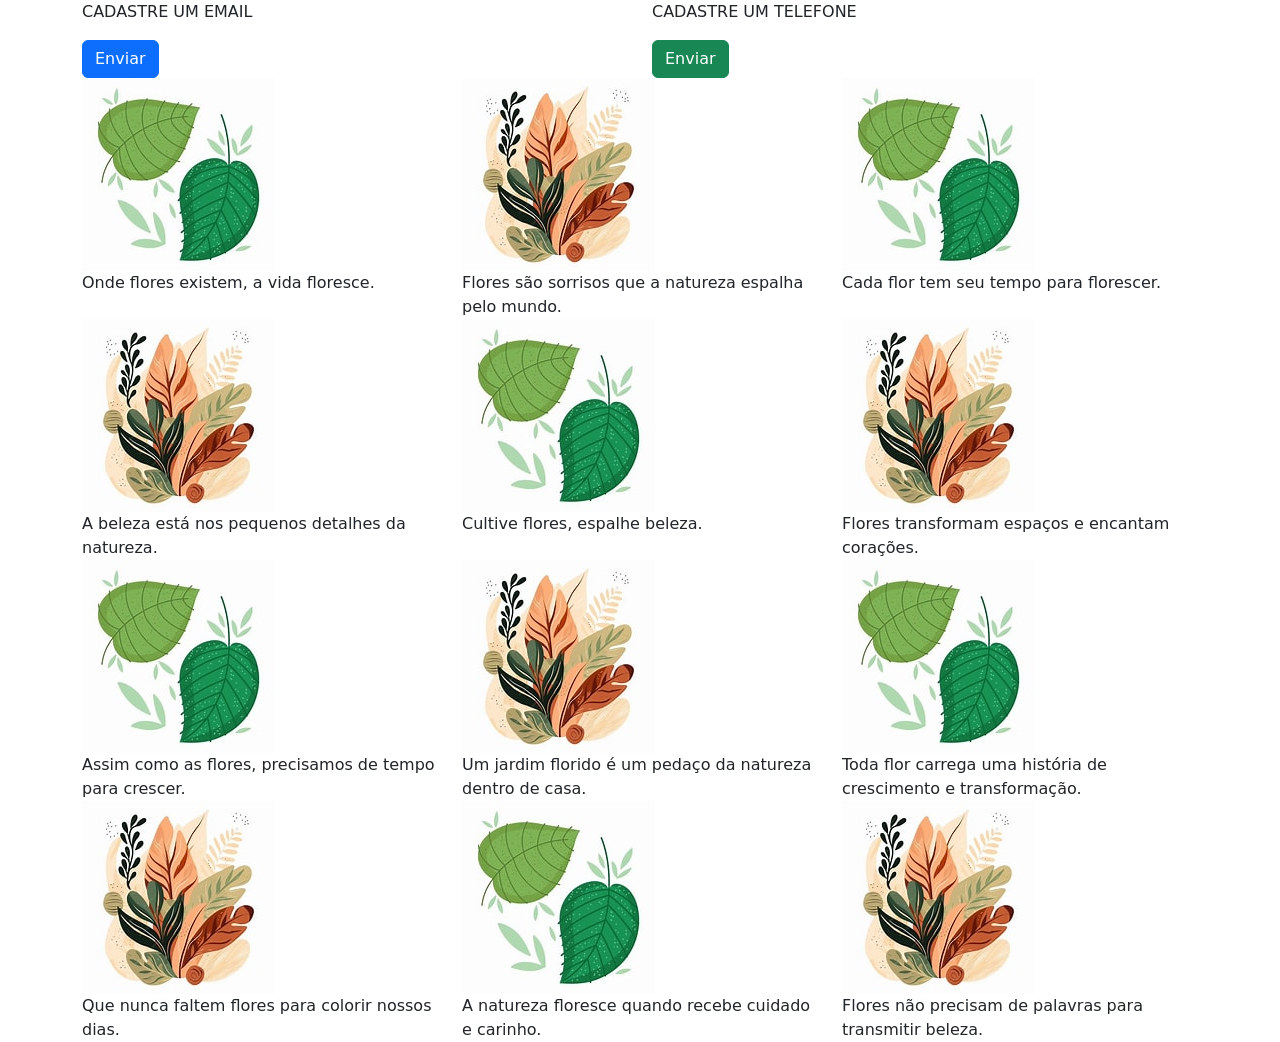
<file: Bootstrap/index.html>
<!DOCTYPE html>
<html lang="pt-br">

<head>
    <meta charset="UTF-8">
    <meta name="viewport">
    <title>Bootstrap</title>

    <link href="https://cdn.jsdelivr.net/npm/bootstrap@5.3.8/dist/css/bootstrap.min.css" rel="stylesheet"
        integrity="sha384-sRIl4kxILFvY47J16cr9ZwB07vP4J8+LH7qKQnuqkuIAvNWLzeN8tE5YBujZqJLB" crossorigin="anonymous">

    <style>
        .conteiner {
            display: flex;
            gap: 20px;
        }

        /* Media Query: empilha os cards no celular */
        @media (max-width: 768px) {
            .conteiner {
                flex-direction: column;
            }
            body {
                background-color: rgb(116, 101, 101);
            }
            .p {
                font-size: 12px;
            }
            .conteiner img {
                display: none;
            }
        }


    </style>

</head>

<body>
    <header>


        <div class="container">
            <div class="row">
                <div class="col-6">
                    <p class="card-text">CADASTRE UM EMAIL</p>
                    <button class="btn btn-primary" type="submit">Enviar</button>
                </div>

                <div class="col-6">
                    <p class="card-text">CADASTRE UM TELEFONE</p>
                    <button class="btn btn-success type=" submit">Enviar</button>
                </div>

            </div>
        </div>

        <div class="container">
            <div class="row">
                <div class="col-md-4">
                    <img src="folagem.jpg">
                    <p class="card-text">Onde flores existem, a vida floresce.</p>
                </div>

                <div class="col-md-4">
                    <img src="folagem1.jpg">
                    <p class="card-text">Flores são sorrisos que a natureza espalha pelo mundo.</p>
                </div>

                <div class="col-md-4">
                    <img src="folagem.jpg">
                    <p class="card-text">Cada flor tem seu tempo para florescer.</p>
                </div>

                <div class="col-md-4">
                    <img src="folagem1.jpg">
                    <p class="card-text">A beleza está nos pequenos detalhes da natureza.</p>
                </div>

                <div class="col-md-4">
                    <img src="folagem.jpg">
                    <p class="card-text">Cultive flores, espalhe beleza.</p>
                </div>

                <div class="col-md-4">
                    <img src="folagem1.jpg">
                    <p class="card-text">Flores transformam espaços e encantam corações.</p>
                </div>

                <div class="col-md-4">
                    <img src="folagem.jpg">
                    <p class="card-text">Assim como as flores, precisamos de tempo para crescer.</p>
                </div>

                <div class="col-md-4">
                    <img src="folagem1.jpg">
                    <p class="card-text">Um jardim florido é um pedaço da natureza dentro de casa.</p>
                </div>

                <div class="col-md-4">
                    <img src="folagem.jpg">
                    <p class="card-text">Toda flor carrega uma história de crescimento e transformação.</p>
                </div>

                <div class="col-md-4">
                    <img src="folagem1.jpg">
                    <p class="card-text">Que nunca faltem flores para colorir nossos dias.</p>
                </div>

                <div class="col-md-4">
                    <img src="folagem.jpg">
                    <p class="card-text">A natureza floresce quando recebe cuidado e carinho.</p>
                </div>

                <div class="col-md-4">
                    <img src="folagem1.jpg">
                    <p class="card-text">Flores não precisam de palavras para transmitir beleza.</p>
                </div>
            </div>
        </div>


    </header>

    <main>


    </main>

    <footer>

    </footer>

</body>

</html>
</file>
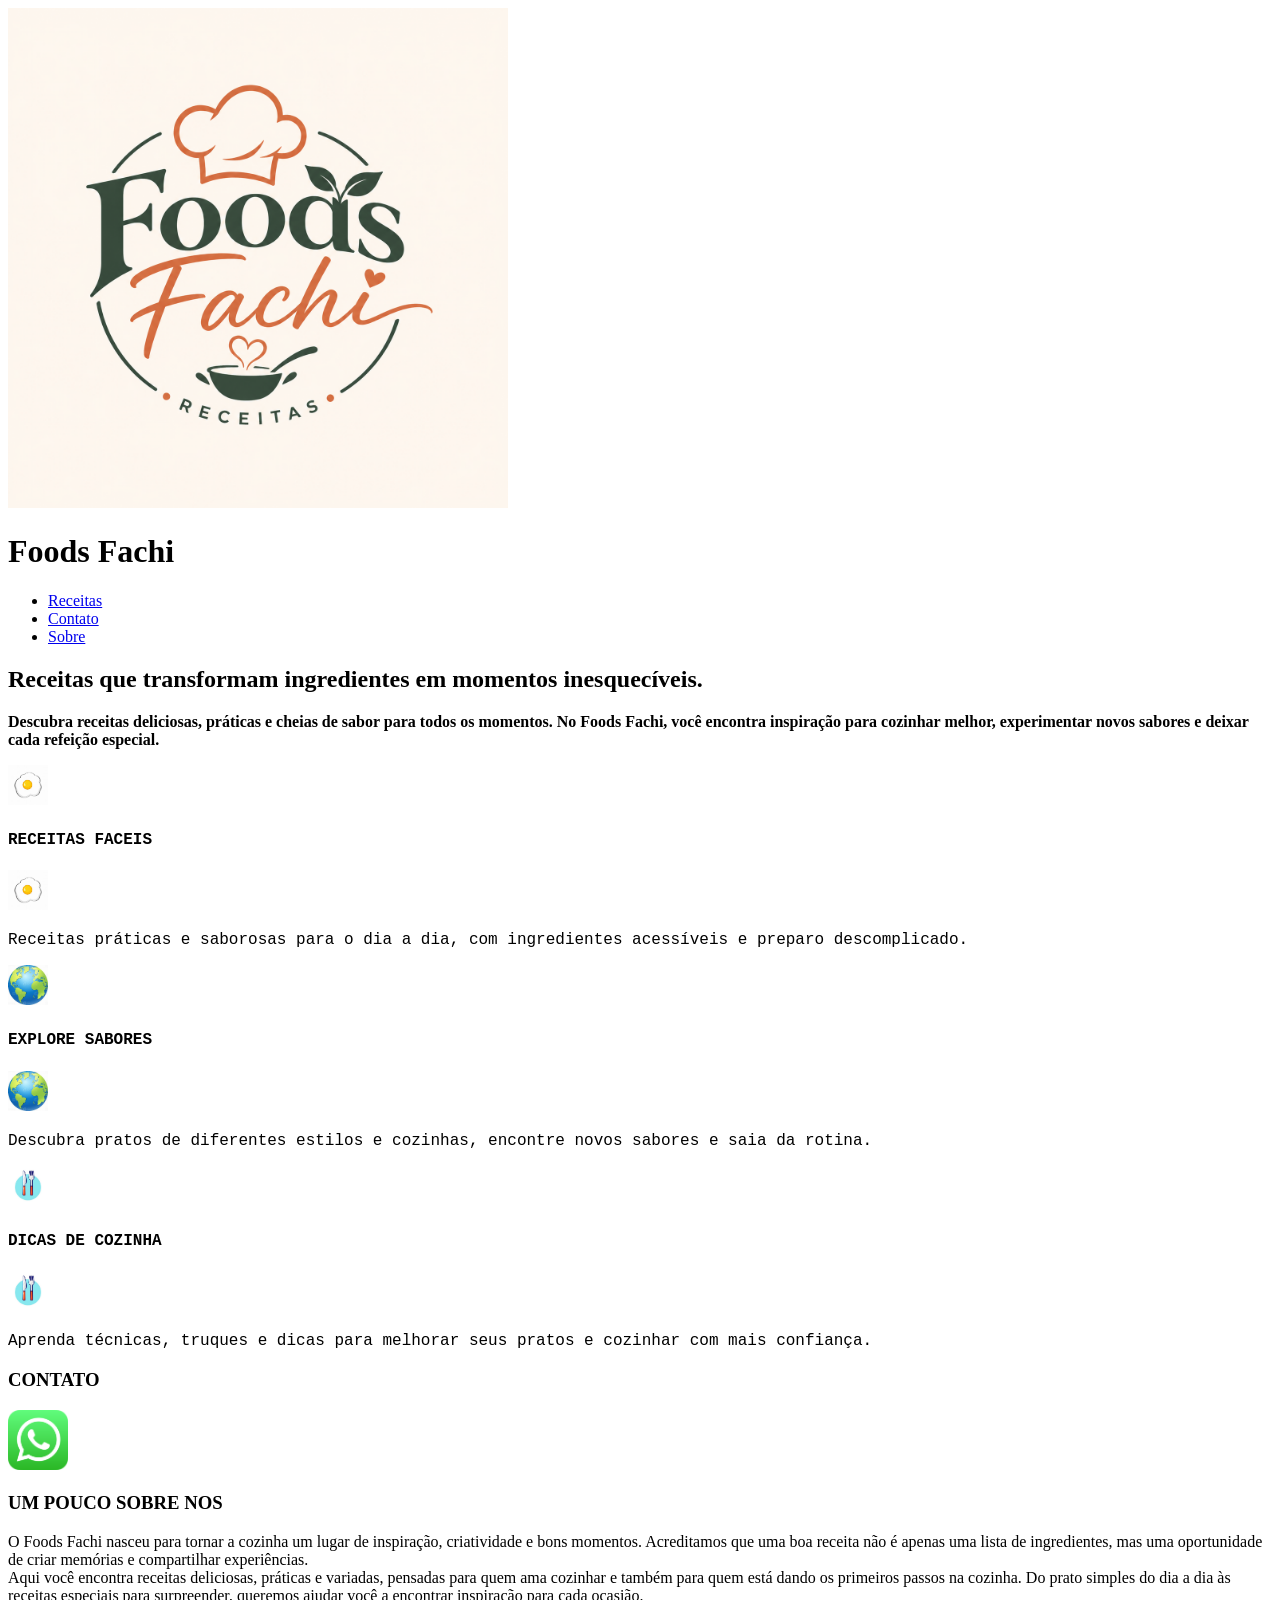
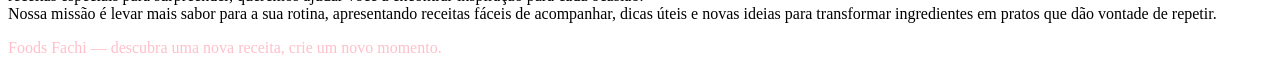
<file: EmpresaFicticia/index.html>
<!DOCTYPE html>
<html lang="pt-br">
<head>
    <meta charset="UTF-8">
    <meta name="viewport">
    <title>Foods Fachi</title>

    <style>
       header img {
        width: 500px;
        height: 500px;
       } 

       main img {
        width: 60px;
        height: 60px;
       }

       .container img {
        width: 40px;
        height: 40px;
       }

       .card {
        font-family: 'Courier New', Courier, monospace;
       }

       .h2 {
        background-color: blue;
       }
        
    </style>

</head>

<body>
    <header>
        <img src="logo.png"><h1>Foods Fachi</h1>

        <nav>
            <ul>
                <li><a href="#receitas">Receitas</a></li>
                <li><a href="#contato">Contato</a></li>
                <li><a href="#sobre">Sobre</a></li>
            </ul>
        </nav>
    </header>

    <main>

            <section class="hero">
            <h2>Receitas que transformam ingredientes em momentos inesquecíveis.</h2>
            <p><strong>Descubra receitas deliciosas, práticas e cheias de sabor para 
                todos os momentos. No Foods Fachi, você encontra inspiração para cozinhar
                 melhor, experimentar novos sabores e deixar cada refeição especial.</strong></p>
            </section>
        

        <section id="receitas">
        <div class="container">

            <div class="card">
                <img src="ovo.jpg"><h4>RECEITAS FACEIS</h4><img src="ovo.jpg">
                <p>Receitas práticas e saborosas para o dia a dia, com ingredientes acessíveis e preparo descomplicado.</p>
            </div>

            <div class="card">
                <img src="mundo.jpg"><h4>EXPLORE SABORES</h4><img src="mundo.jpg">
                <p>Descubra pratos de diferentes estilos e cozinhas, encontre novos sabores e saia da rotina.</p>
            </div>

            <div class="card">
                <img src="faca.jpg"><h4>DICAS DE COZINHA</h4><img src="faca.jpg">
                <p>Aprenda técnicas, truques e dicas para melhorar seus pratos e cozinhar com mais confiança.</p>
            </div>

        </div>
        </section>

        <section id="contato">
            <h3>CONTATO</h3>
            <a href="https://api.whatsapp.com/send?phone=5549999346042"><img src="whats.png"></a>
        </section>

        <section id="sobre">
            <h3>UM POUCO SOBRE NOS</h3>
            <P>O Foods Fachi nasceu para tornar a cozinha um lugar de inspiração, criatividade e bons momentos. 
                Acreditamos que uma boa receita não é apenas uma lista de ingredientes, mas uma oportunidade de 
                criar memórias e compartilhar experiências.<br>Aqui você encontra receitas deliciosas, práticas e 
                variadas, pensadas para quem ama cozinhar e também para quem está dando os primeiros passos na cozinha. 
                Do prato simples do dia a dia às receitas especiais para surpreender, queremos ajudar você a encontrar 
                inspiração para cada ocasião.<br>Nossa missão é levar mais sabor para a sua rotina, apresentando receitas 
                fáceis de acompanhar, dicas úteis e novas ideias para transformar ingredientes em pratos que dão vontade de repetir.</P>
        </section>

    </main>    

        <footer style="color: pink;">    
            <p>Foods Fachi — descubra uma nova receita, crie um novo momento.</p>
        </footer>

</body>

</html>
</file>
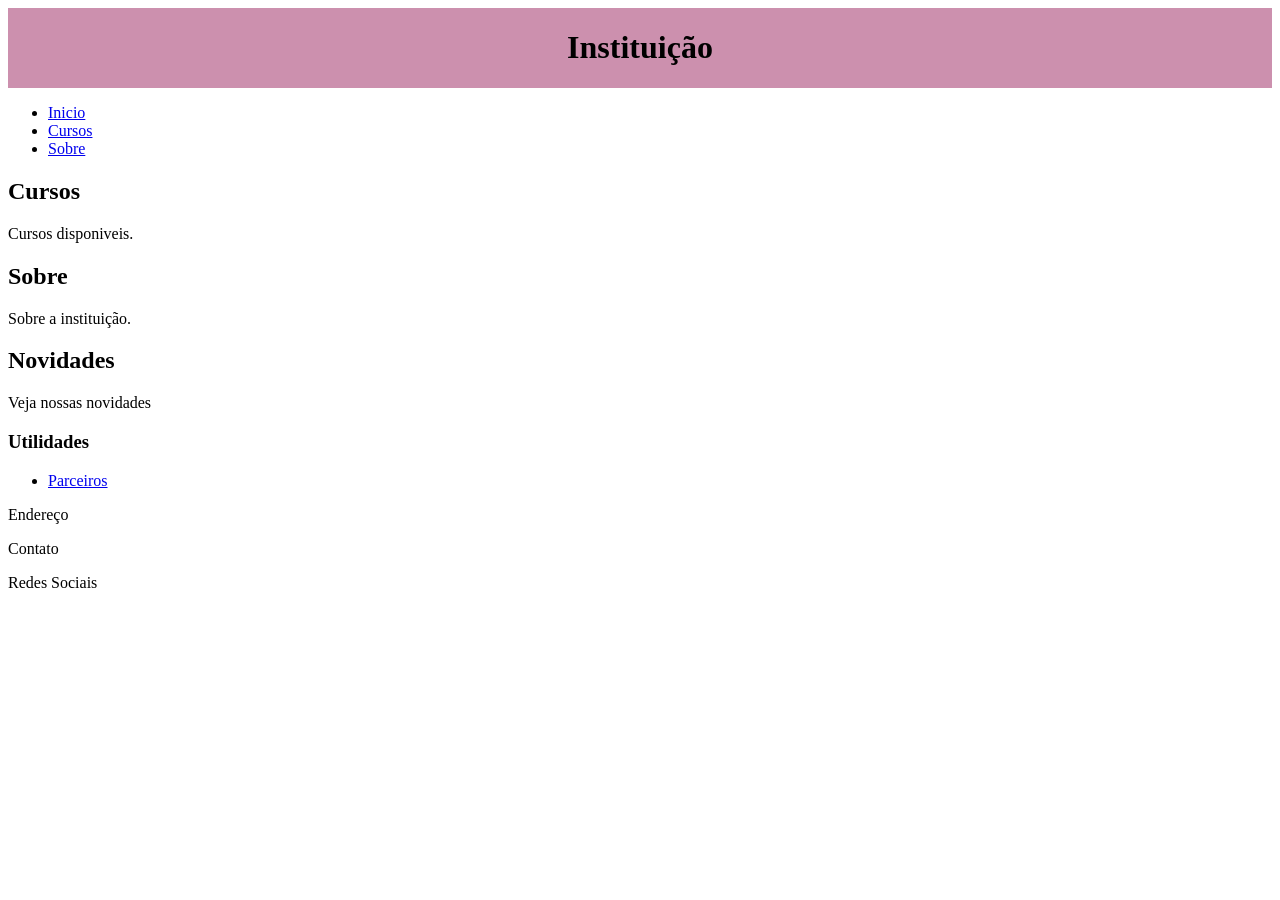
<file: Institucional/index.html>
<!DOCTYPE html>
<html lang="pt-br">
<head>
    <title>Instituicao</title>
    <style>
        header {
            background-color: rgb(204, 144, 174);
            align-items: center;
            justify-content: center;
            display: flex;
        }
    </style>
</head>
<body>
   <header>
        <div class="header">
        <h1>Instituição</h1>
    </div>
   </header>
   
   <nav>
     <ul>
        <li><a href="#inicio">Inicio</a></li>
        <li><a href="#cursos">Cursos</a></li>
        <li><a href="#sobre">Sobre</a></li>
     </ul>
   </nav>

   <main>
    <section id="cursos">
        <h2>Cursos</h2>
        <p>Cursos disponiveis.</p>
    </section>

    <section id="sobre">
        <h2>Sobre</h2>
        <p>Sobre a instituição.</p>
    </section>

    <article>
        <h2>Novidades</h2>
        <p>Veja nossas novidades</p>
    </article>

    <aside>
        <h3>Utilidades</h3>
        <ul>
            <li><a href="#">Parceiros</a></li>
        </ul>
    </aside>
   </main>

   <footer>
        <p>Endereço</p>
        <p>Contato</p>
        <p>Redes Sociais</p>
   </footer>


</body>
</html>
</file>
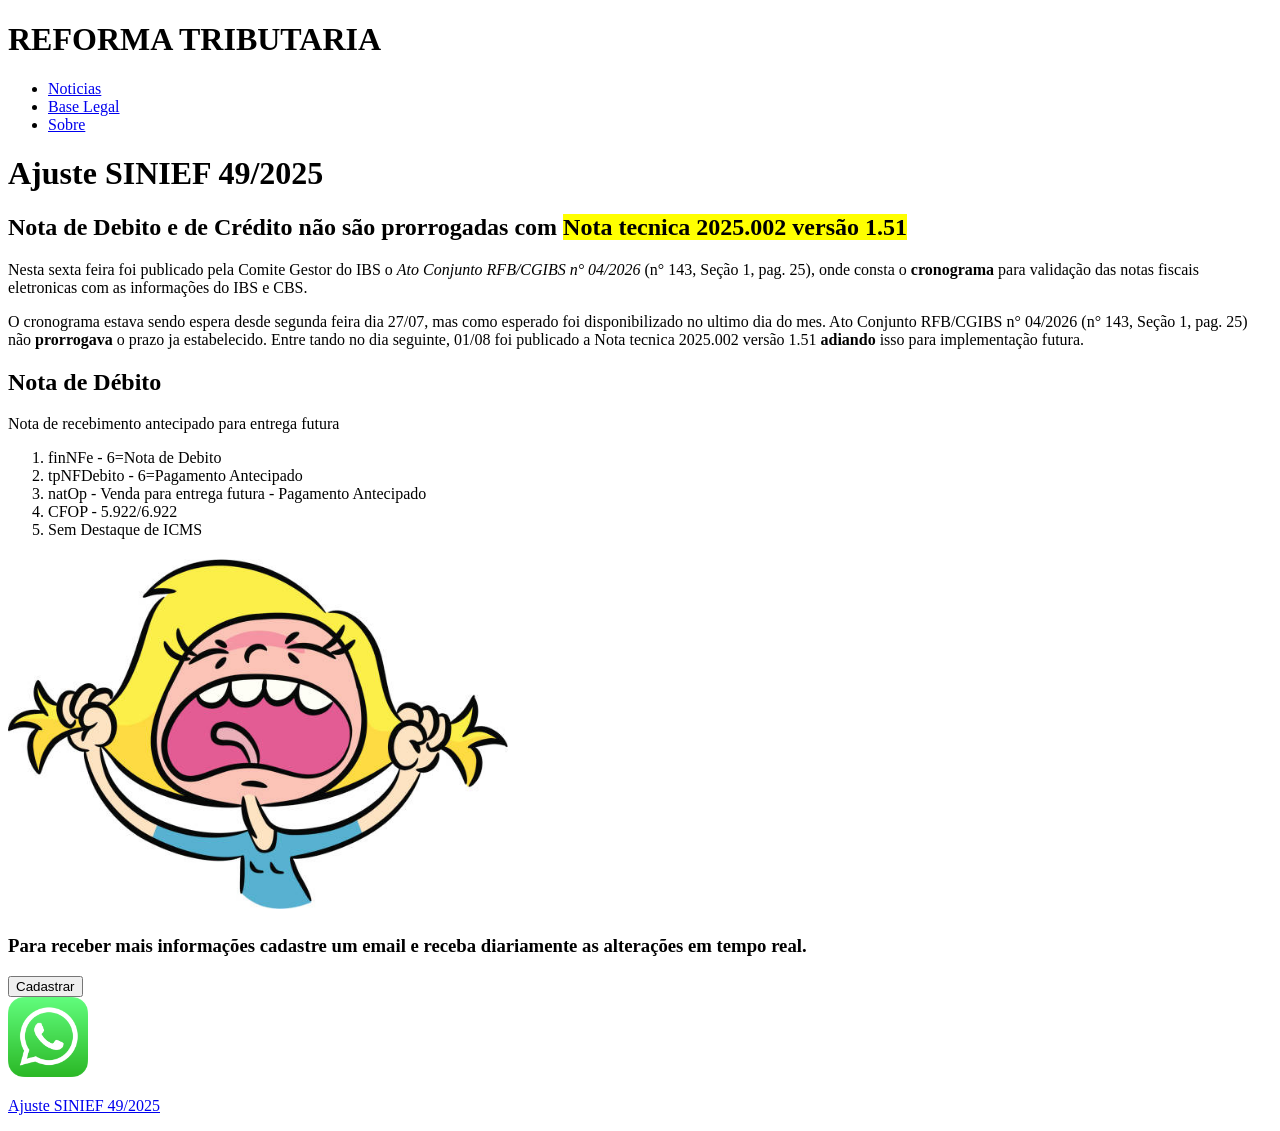
<file: Noticia/index.html>
<!DOCTYPE html>
<html lang="pt-br">
<head>
    <meta charset="UTF-8">
    <meta name="viewport">
    <title>Noticia</title>

    <style>
       article img {
        width: 500px;
        height: 350px;
       } 
       aside img {
        width: 80px;
        height: 80px;
       }
        
    </style>
</head>
<body>
    <H1>
        REFORMA TRIBUTARIA
    </H1>

    <nav>
        <ul>
        <li><a href="#noticias">Noticias</a></li>
        <li><a href="#baseLegal">Base Legal</a></li>
        <li><a href="#sobre">Sobre</a></li>
     </ul>
   </nav>

   <header>
        <H1>Ajuste SINIEF 49/2025</H1>
        <h2>Nota de Debito e de Crédito não são prorrogadas com <mark>Nota tecnica 2025.002 versão 1.51</mark></h2>

        <p>Nesta sexta feira foi publicado pela Comite Gestor do IBS o <em>Ato Conjunto RFB/CGIBS n° 04/2026</em> (n° 143, Seção 1, pag. 25), 
            onde consta o <strong>cronograma</strong> para validação das notas fiscais eletronicas com as informações do IBS e CBS.</p>

        <p>O cronograma estava sendo espera desde segunda feira dia 27/07, mas como esperado foi disponibilizado no ultimo dia do mes. 
            Ato Conjunto RFB/CGIBS n° 04/2026 (n° 143, Seção 1, pag. 25) não <strong>prorrogava</strong> o prazo ja estabelecido. Entre tando no dia seguinte, 
            01/08 foi publicado a Nota tecnica 2025.002 versão 1.51 <strong>adiando</strong> isso para implementação futura. </p>

   </header>
   
   <main>
    <section id="debito">
        <h2>Nota de Débito</h2>
        <p>Nota de recebimento antecipado para entrega futura</p>

        <ol>
            <li>finNFe - 6=Nota de Debito</li>
            <li>tpNFDebito - 6=Pagamento Antecipado</li>
            <li>natOp - Venda para entrega futura - Pagamento Antecipado</li>
            <li>CFOP - 5.922/6.922</li>
            <li>Sem Destaque de ICMS</li>
        </ol>
    </section>

    <article>
        <h2><img src="louca.jpg">
    </article>

    <aside>
        <h3>Para receber mais informações cadastre um email e receba diariamente as alterações em tempo real.</h3>
        <imput placejolder="EMAIL"></imput>
        <button>Cadastrar</button><br>

            <a href="https://api.whatsapp.com/send?phone=5549999346042"><img src="whats.png"></a>
    </aside>

   </main>

   <footer>
        <p><a href="https://www.confaz.fazenda.gov.br/legislacao/ajustes/2025/AJ049_25">Ajuste SINIEF 49/2025</a></p>
   </footer>


</body>
</html>
</file>
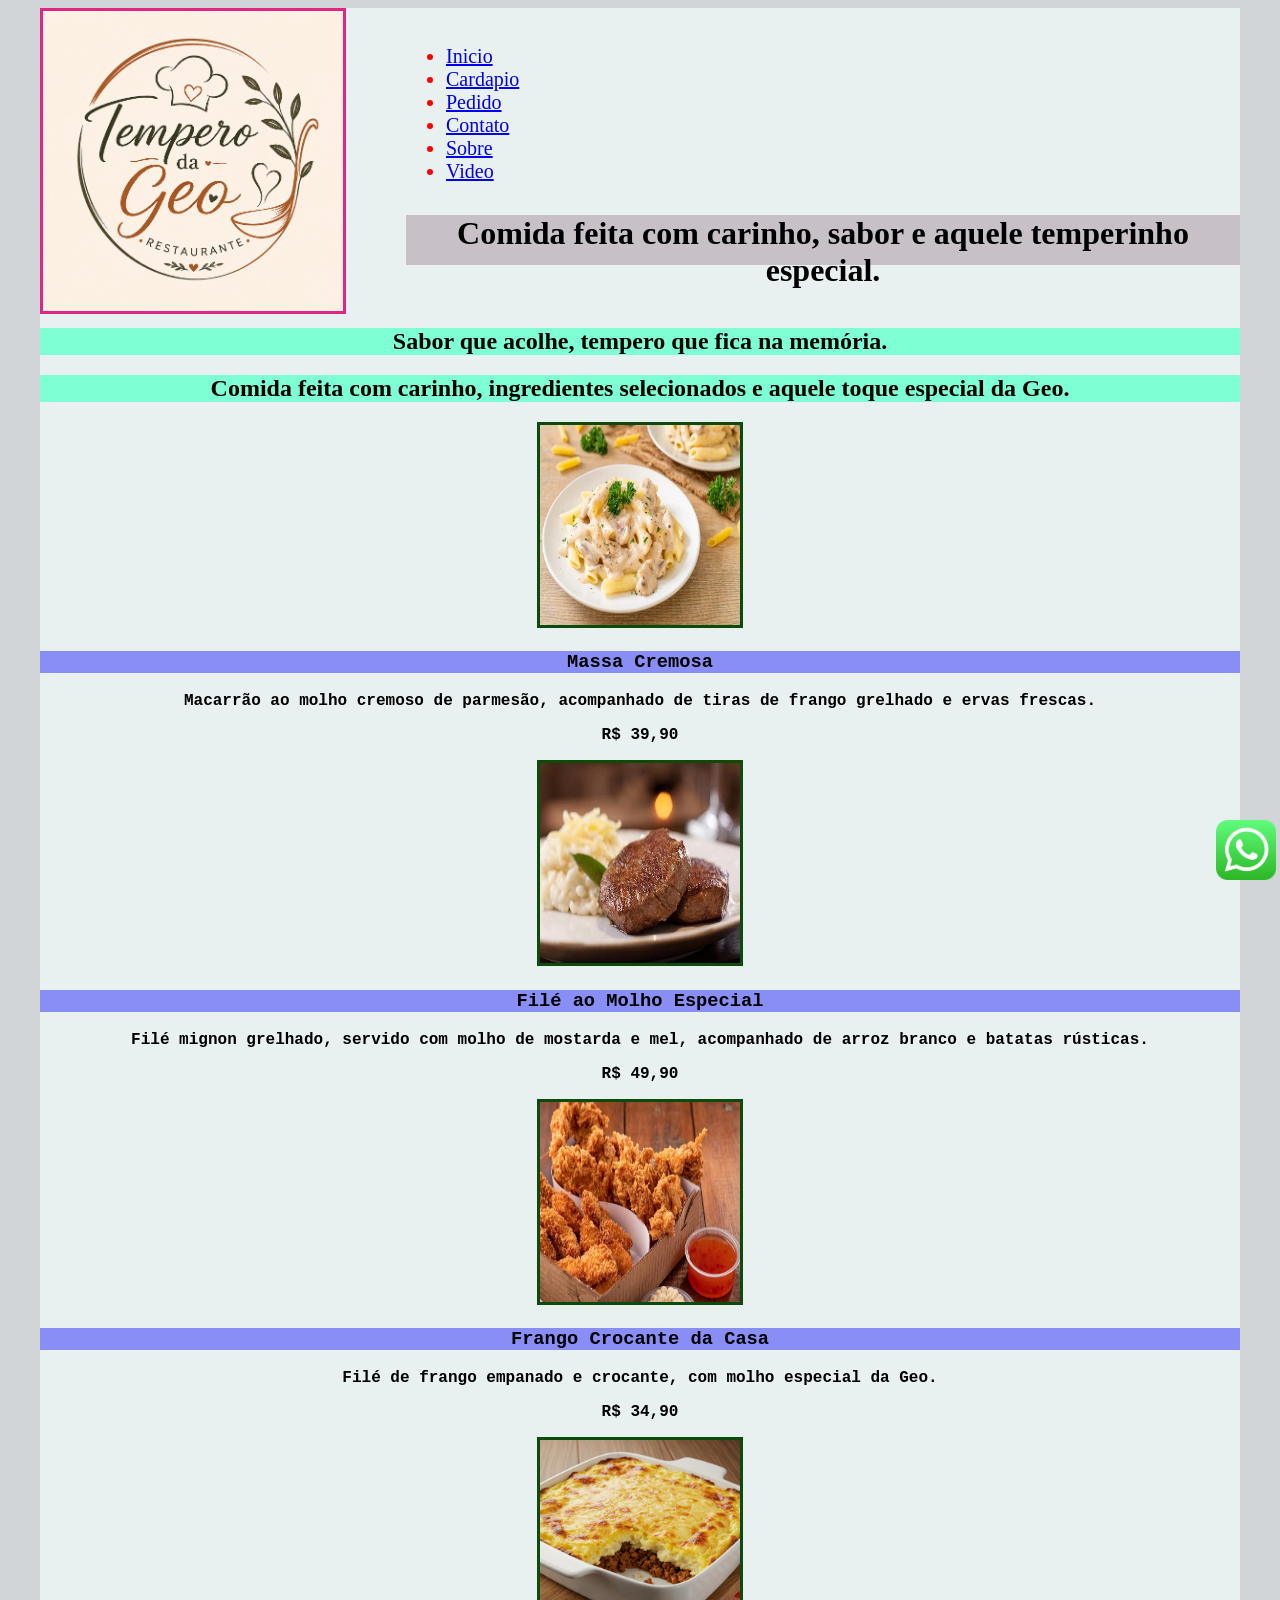
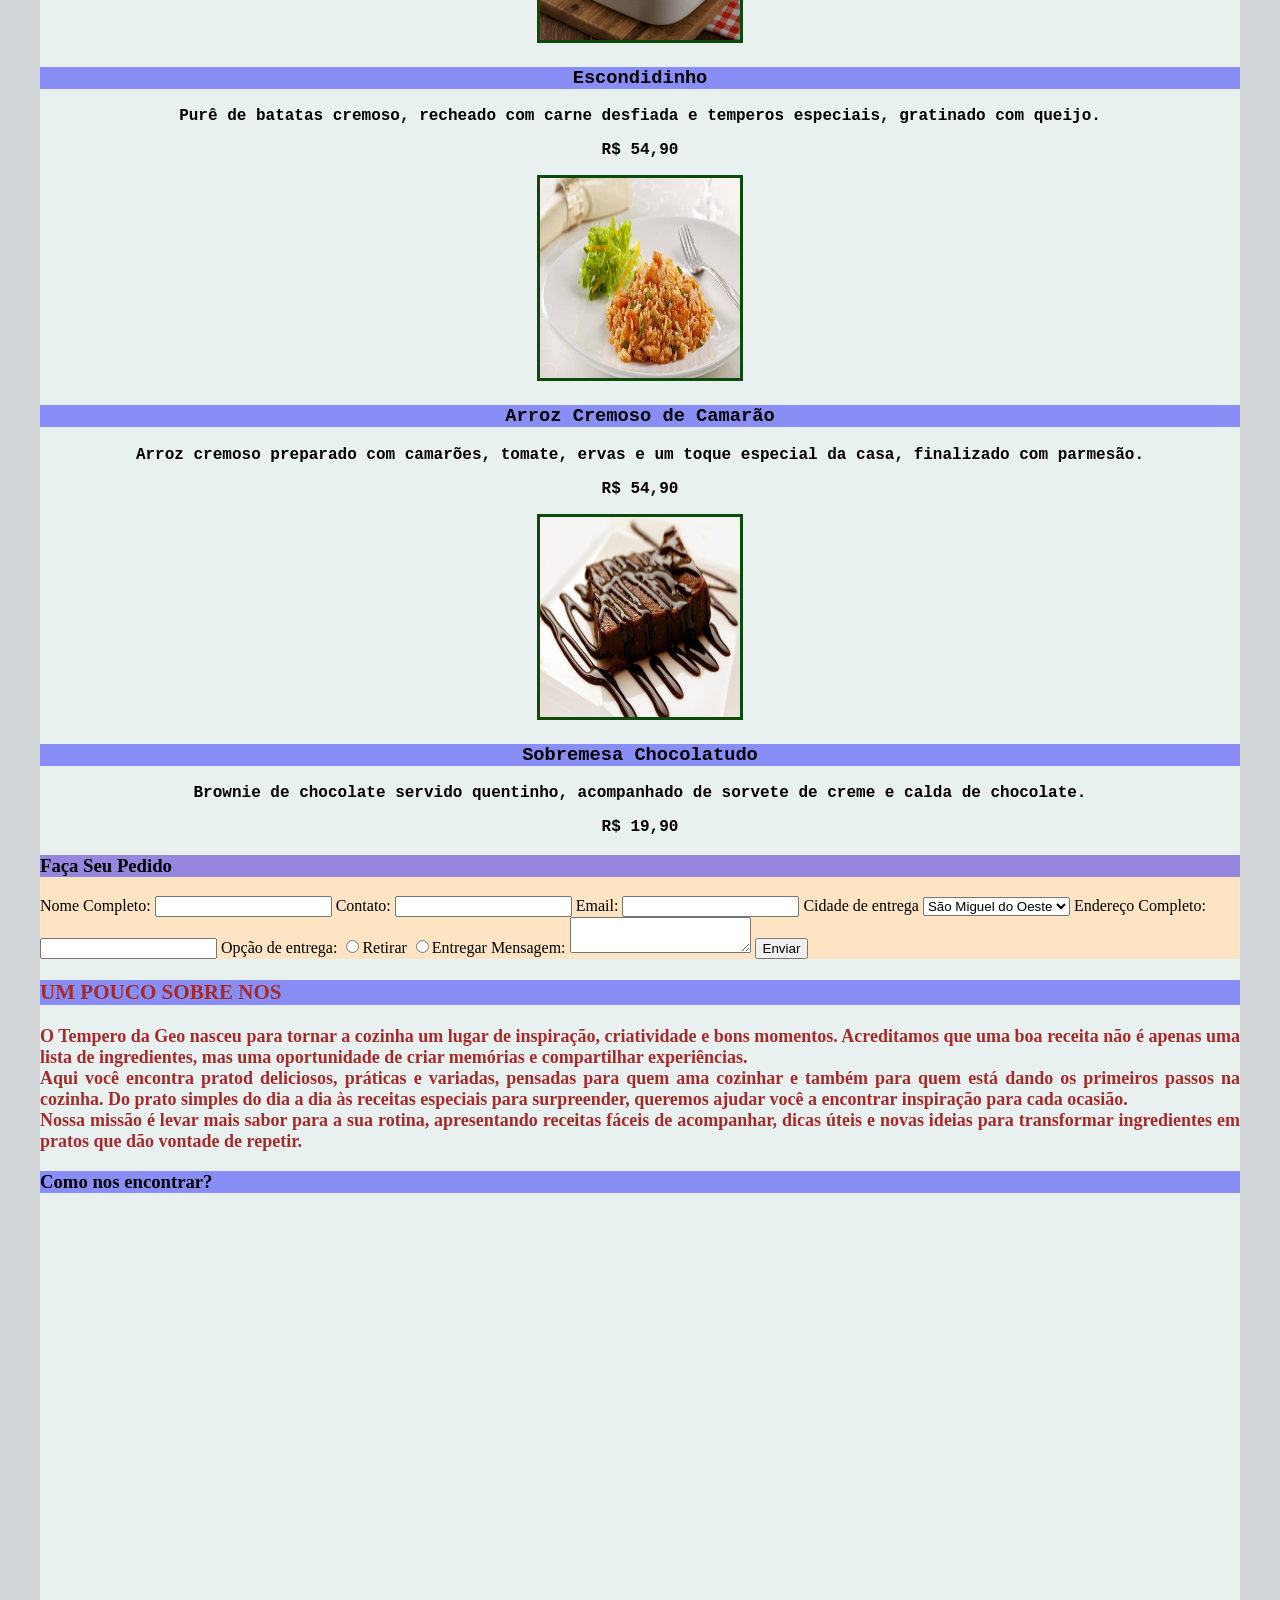
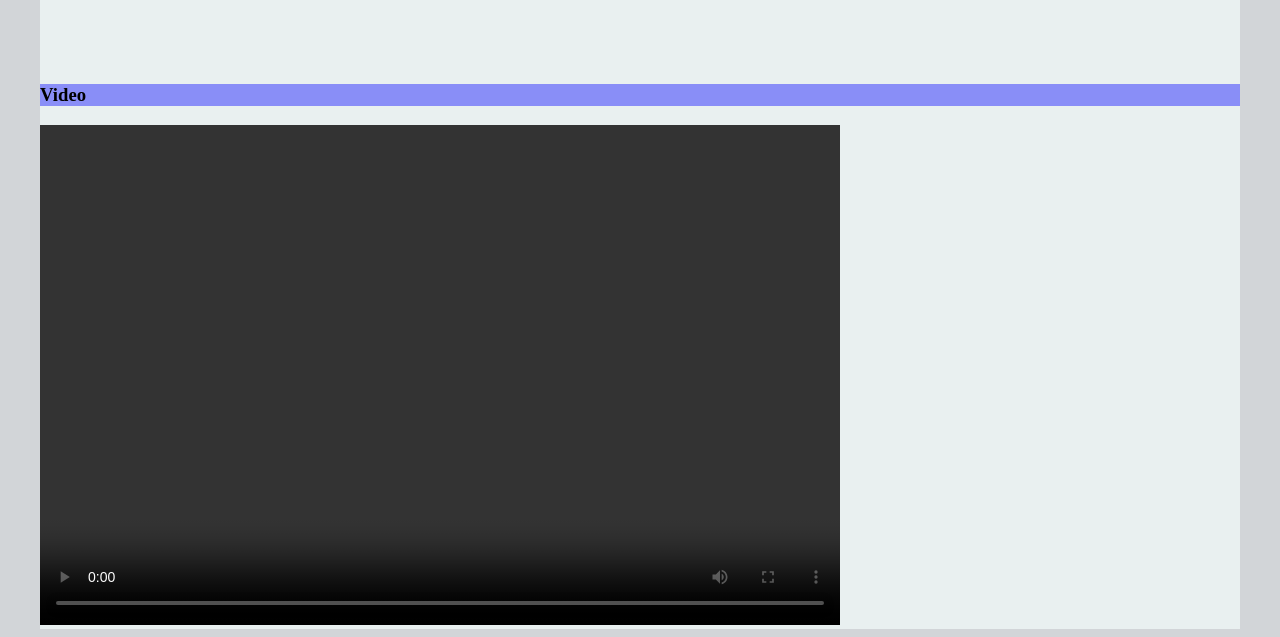
<file: TemperoDaGeo/index.html>
<!DOCTYPE html>
<html lang="pt-br">
<head>
    <meta charset="UTF-8">
    <meta name="viewport">
    <title>Tempero da Geo</title>

    <link rel="stylesheet" href="style.css">


</head>

<body> 
    <div class="corpo">
    
    <header>
        
        <img src="logo.png" alt="logo da empresa tempero da Geo">

        <nav>
            <ul>
                <li><a href="#inicio">Inicio</a></li>
                <li><a href="#cardapio">Cardapio</a></li>
                <li><a href="#pedido">Pedido</a></li>
                <li><a href="#contato">Contato</a></li>
                <li><a href="#sobre">Sobre</a></li>
                <li><a href="#video">Video</a></li>
                
            </ul>
            <p>Comida feita com carinho, sabor e aquele temperinho especial.</p>
        </nav>
    </header>

    <main>
        <section id="inicio">
            <h2>Sabor que acolhe, tempero que fica na memória.</h2> 
            <h2>Comida feita com carinho, ingredientes selecionados e aquele toque especial da Geo.</h2>
        </section>


        <section id="cardapio">
        <div class="container">

            <div class="card">
                <img src="MassaCremosa.jpg" alt="Macarrao com molho branco cremoso e queijo"><h3>Massa Cremosa</h3>
                <p>Macarrão ao molho cremoso de parmesão, acompanhado de tiras de frango grelhado e ervas frescas.</p>
                <p>R$ 39,90</p>
            </div>

            <div class="card">
                <img src="FileMignon.jpg" alt="File mignon grelhado com arroz"><h3>Filé ao Molho Especial</h3>
                <p>Filé mignon grelhado, servido com molho de mostarda e mel, acompanhado de arroz branco e batatas rústicas.</p>
                <p>R$ 49,90</p>
            </div>

            <div class="card">
                <img src="Frango.jpg" alt="Frango empanado e frito com molho"><h3>Frango Crocante da Casa</h3>
                <p>Filé de frango empanado e crocante, com molho especial da Geo.</p>
                <p>R$ 34,90</p>
            </div>

            <div class="card">
                <img src="Escondidinho.jpg" alt="Escondidinho de carne com pure de batata"><h3>Escondidinho</h3>
                <p>Purê de batatas cremoso, recheado com carne desfiada e temperos especiais, gratinado com queijo.</p>
                <p>R$ 54,90</p>
            </div>

            <div class="card">
                <img src="ArrozCamarrao.jpg" alt="Arroz cremoso com camarrao"><h3>Arroz Cremoso de Camarão</h3>
                <p>Arroz cremoso preparado com camarões, tomate, ervas e um toque especial da casa, finalizado com parmesão.</p>
                <p>R$ 54,90</p>
            </div>

            <div class="card">
                <img src="Brownie.jpg" alt="Brownie de colocate com calde chocolate"><h3>Sobremesa Chocolatudo</h3>
                <p>Brownie de chocolate servido quentinho, acompanhado de sorvete de creme e calda de chocolate.</p>
                <p>R$ 19,90</p>
            </div>

        </div>
        </section>


        <section id="pedido">
            <h3>Faça Seu Pedido</h3>

            <form action="pedido" method="post">
                <label for="nome">Nome Completo:</label>
                <input type="text" id="nome" name="nome" required>

                <label for="contato">Contato:</label>
                <input type="number" id="numero" name="number" required>

                <label for="email">Email:</label>
                <input type="email" id="email" name="email" required>

                <label for="cidade">Cidade de entrega</label>
                <select id="cidade" name="cidade">
                    <option value="smo">São Miguel do Oeste</option>
                    <option value="gba">Guaraciaba</option>
                    <option value="descaso">Descanso</option>
                    <option value="banderante">Banderante</option>
                </select>

                <label for="endereco">Endereço Completo:</label>
                <input type="text" id="endereco" name="endereco" required>

                <label for="entrega">Opção de entrega:
                <input type="radio" name="entrega" value="retirar">Retirar
                </label>
                <label>
                <input type="radio" name="entrega" value="entregar">Entregar
                </label>

                <label for="mensagem">Mensagem:</label>
                <textarea id="mensagem" name="mensagem"></textarea>

                <button type="submit">Enviar</button>
                </form>


        </section>

        <section id="sobre">
            <h3>UM POUCO SOBRE NOS</h3>
            <P>O Tempero da Geo nasceu para tornar a cozinha um lugar de inspiração, criatividade e bons momentos. 
                Acreditamos que uma boa receita não é apenas uma lista de ingredientes, mas uma oportunidade de 
                criar memórias e compartilhar experiências.<br>Aqui você encontra pratod deliciosos, práticas e 
                variadas, pensadas para quem ama cozinhar e também para quem está dando os primeiros passos na cozinha. 
                Do prato simples do dia a dia às receitas especiais para surpreender, queremos ajudar você a encontrar 
                inspiração para cada ocasião.<br>Nossa missão é levar mais sabor para a sua rotina, apresentando receitas 
                fáceis de acompanhar, dicas úteis e novas ideias para transformar ingredientes em pratos que dão vontade de repetir.</P>
        </section>

        <section id="contato">
            <h3>Como nos encontrar?</h3>

            <a href="https://api.whatsapp.com/send?phone=5549999346042"><img src="whats.png"></a>
            <iframe src="https://www.google.com/maps/embed?pb=!1m18!1m12!1m3!1d1781.747305530382!2d-53.526815709849956!3d-26.72858801871496!2m3!1f0!2f0!3f0!3m2!1i1024!2i768!4f13.1!3m3!1m2!1s0x94fa5c5f9cf04df1%3A0x402acc9154c0bae4!2sSenac%20S%C3%A3o%20Miguel%20do%20Oeste!5e0!3m2!1spt-BR!2sbr!4v1787178712166!5m2!1spt-BR!2sbr" width="600" height="450" style="border:0;" allowfullscreen="" loading="lazy" referrerpolicy="strict-origin-when-cross-origin" title="Localizacao da empresa"></iframe>
        </section>

        <section id="video">
            <h3>Video</h3>

            <video controls>
                <source src="video1.mp4" controls width="50%" type="video/mp4">
            </video>

        </section>

    </main>

    </div>
</body>
</html>
</file>
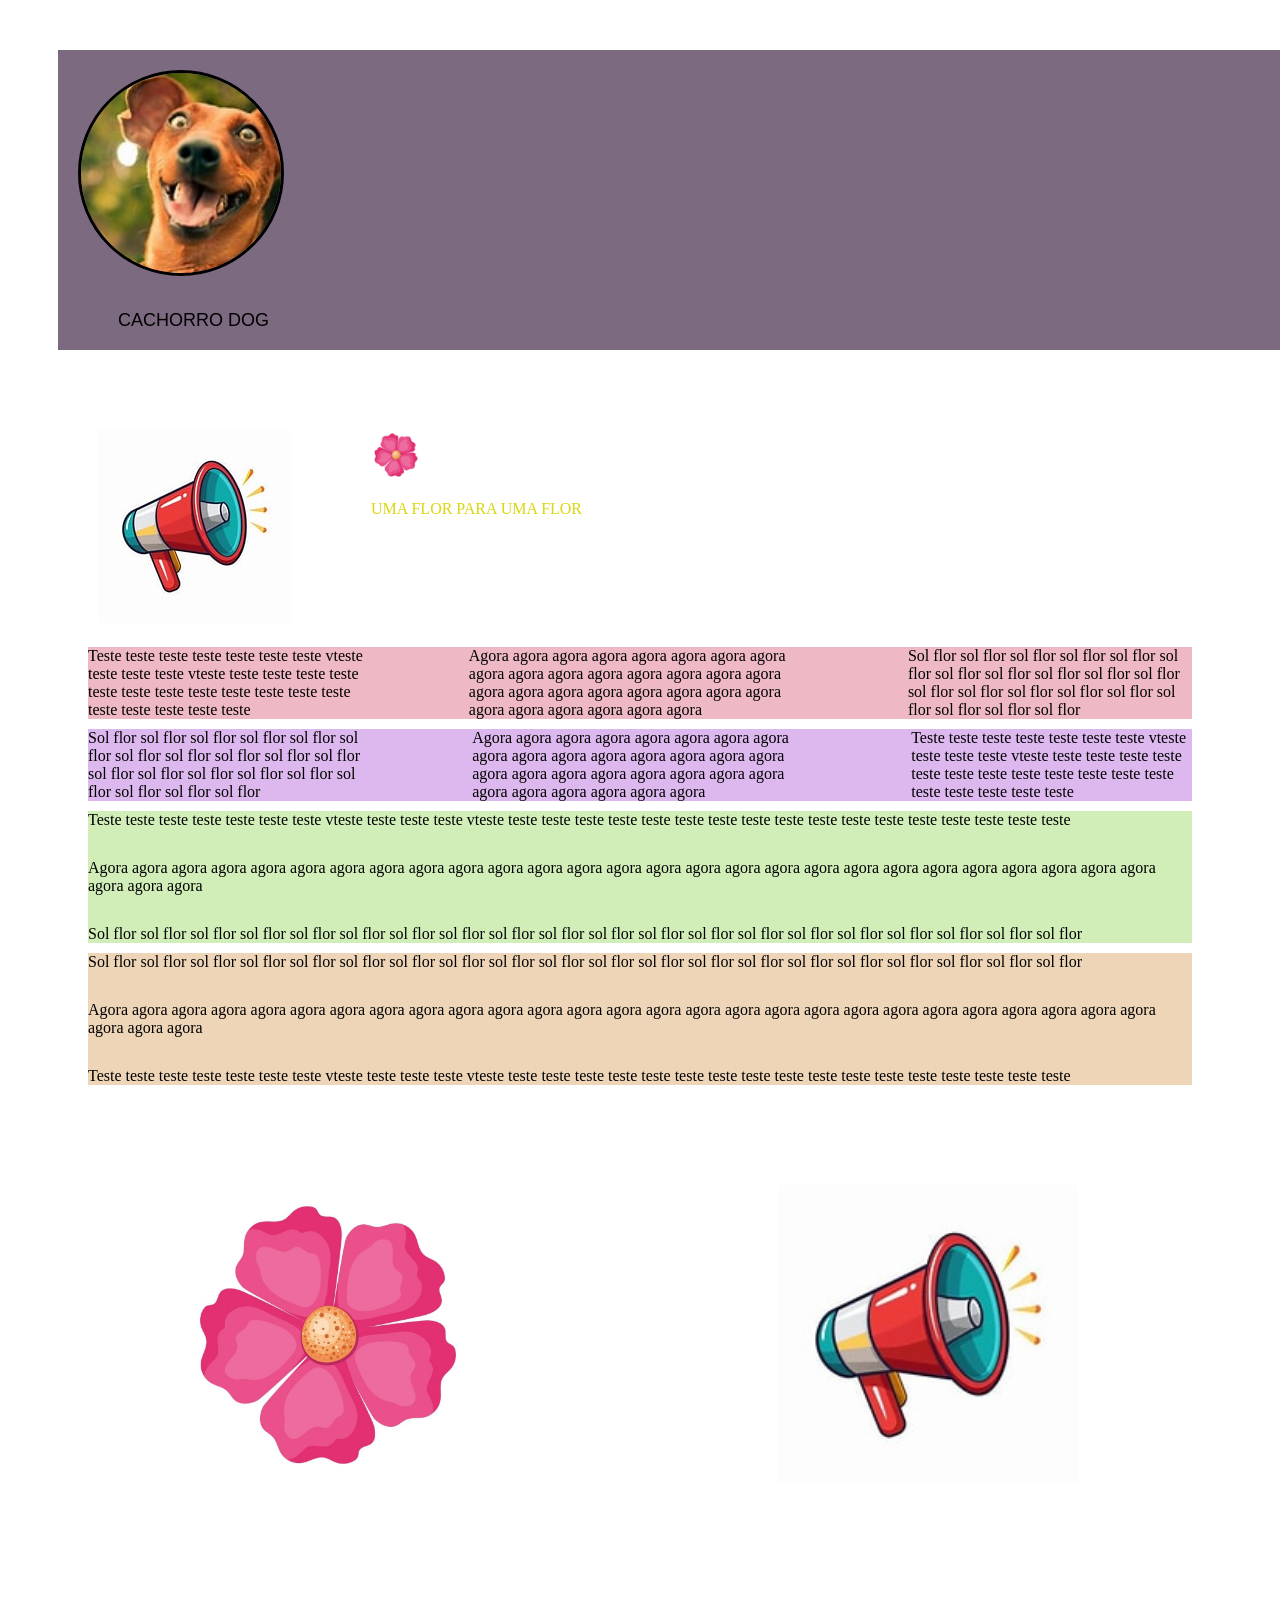
<file: Teste/index.html>
<!DOCTYPE html>
<html lang="pt-br">
<head>
    <title>Botão Interativo</title>
    <style>
        header {
            margin: 50px;
            background-color: #7c6a81;
            height: 300px;
            width: 90%;

            display: flex;
            gap: 15px;
            width: 100%;
        }
        main {
            margin:70px;
        }
        
        .conteiner {
            display: flex;
        }
        
        .autofalante, .card {
            background-color: #ffffff;
            color: rgb(218, 214, 15);
            padding: 10px 20px;
            border: none;
            border-radius: 5px;
            cursor: pointer;
            font-size: 16px;
        }

        .botao2:hover {
            background-color: #eeb8c5;
        }

        .card img, .animacao img {
            width: 50px;
            height: 50px;
        }

        .resultado {
            font-family: calibri;
            background-color: #ffffff;
            color: rgb(0, 0, 0);
            padding: 10px 20px;
            border: none;
            border-radius: 5px;
            cursor: pointer;
            font-size: 30px; 
        }

        .resultado:hover {
            background-color: #97e783;
        }

        .perfil {
            width: 400px;
        }

        .perfil img {
            width: 200px;     
            height: 200px;     
            border-radius: 50%;
            object-fit: cover;
            margin: 20px;
            border: solid;
            object-fit: cover;
        }

        .perfil p {
            font-family: 'Franklin Gothic Medium', 'Arial Narrow', Arial, sans-serif;
            font-size: large;
            margin: 10px;
            margin-left: 60px;
        }

        .autofalante:hover {
            background-color: #eeb8c5;
        }

        h2{
            margin: 10px;
            margin-left: 60px;
            margin-top: 120px;
        }

        .conteiner1 {
            margin: 10px;
            display: flex;
            flex-direction: row;
            justify-content: flex-start;
            background-color: #eeb8c5;
            gap: 100px;
        }

        .conteiner2 {
            margin: 10px;
            display: flex;
            flex-direction: row-reverse;
            background-color: #ddb8ee;
            justify-content: flex-end;
            gap: 100px;
        }

        .conteiner3 {
            margin: 10px;
            display: flex;
            flex-direction: column;
            background-color: #d2eeb8;
            gap: 30px;
        }

        .conteiner4 {
            margin: 10px;
            display: flex;
            flex-direction: column-reverse;
            background-color: #eed5b8;
            gap: 30px;
        }

        .conteiner5 {
            margin: 10px;
            display: flex;
            gap: 300px;
        }

        .conteiner5 img {
            height: 300px;
            width: 300px;
            margin: 30%;
        }

    </style>
</head>
<body>
    <header>
        <div class="perfil">
            <img src="dog.jpg">
            <p>CACHORRO DOG</p>
        </div>
    </header>

    <main>
        <div class="conteiner">
    <button class="autofalante" onclick="mostrarMensagem()">
        <img src="som.jpg">
    </button>

    <script>
        function mostrarMensagem() {
            document.getElementById('resultado').innerHTML = "AU AU AU AU AU AU AU AU";
        }
        function mostrarMensagem2() {
            document.getElementById('resultado').innerHTML = "Bom dia flor do dia";
        }
    </script>
    <div class="resultado" id="resultado"></div>


    <div class="card">
        <img src="Flor.jpg">
        <p>UMA FLOR PARA UMA FLOR</p>
    </div>
        </div>

        <div class="conteiner1">
            <div>Teste teste teste teste teste teste teste vteste teste teste teste vteste teste teste teste teste teste teste teste teste teste teste teste teste teste teste teste teste teste </div>
            <div>Agora agora agora agora agora agora agora agora agora agora agora agora agora agora agora agora agora agora agora agora agora agora agora agora agora agora agora agora agora agora </div>
            <div> Sol flor sol flor sol flor sol flor sol flor sol flor sol flor sol flor sol flor sol flor sol flor sol flor sol flor sol flor sol flor sol flor sol flor sol flor sol flor sol flor </div>
        </div>

         <div class="conteiner2">
            <div>Teste teste teste teste teste teste teste vteste teste teste teste vteste teste teste teste teste teste teste teste teste teste teste teste teste teste teste teste teste teste </div>
            <div>Agora agora agora agora agora agora agora agora agora agora agora agora agora agora agora agora agora agora agora agora agora agora agora agora agora agora agora agora agora agora </div>
            <div> Sol flor sol flor sol flor sol flor sol flor sol flor sol flor sol flor sol flor sol flor sol flor sol flor sol flor sol flor sol flor sol flor sol flor sol flor sol flor sol flor </div>
        </div>

         <div class="conteiner3">
            <div>Teste teste teste teste teste teste teste vteste teste teste teste vteste teste teste teste teste teste teste teste teste teste teste teste teste teste teste teste teste teste </div>
            <div>Agora agora agora agora agora agora agora agora agora agora agora agora agora agora agora agora agora agora agora agora agora agora agora agora agora agora agora agora agora agora </div>
            <div> Sol flor sol flor sol flor sol flor sol flor sol flor sol flor sol flor sol flor sol flor sol flor sol flor sol flor sol flor sol flor sol flor sol flor sol flor sol flor sol flor </div>
        </div>

         <div class="conteiner4">
            <div>Teste teste teste teste teste teste teste vteste teste teste teste vteste teste teste teste teste teste teste teste teste teste teste teste teste teste teste teste teste teste </div>
            <div>Agora agora agora agora agora agora agora agora agora agora agora agora agora agora agora agora agora agora agora agora agora agora agora agora agora agora agora agora agora agora </div>
            <div> Sol flor sol flor sol flor sol flor sol flor sol flor sol flor sol flor sol flor sol flor sol flor sol flor sol flor sol flor sol flor sol flor sol flor sol flor sol flor sol flor </div>
        </div>

        <div class="conteiner5">
            <div><img src="Flor.jpg"></div>
            <div><img src="som.jpg"></div>
            <div><img src="Sol.jpg"></div>
        </div>

    </main>
</body>
</html>
</file>
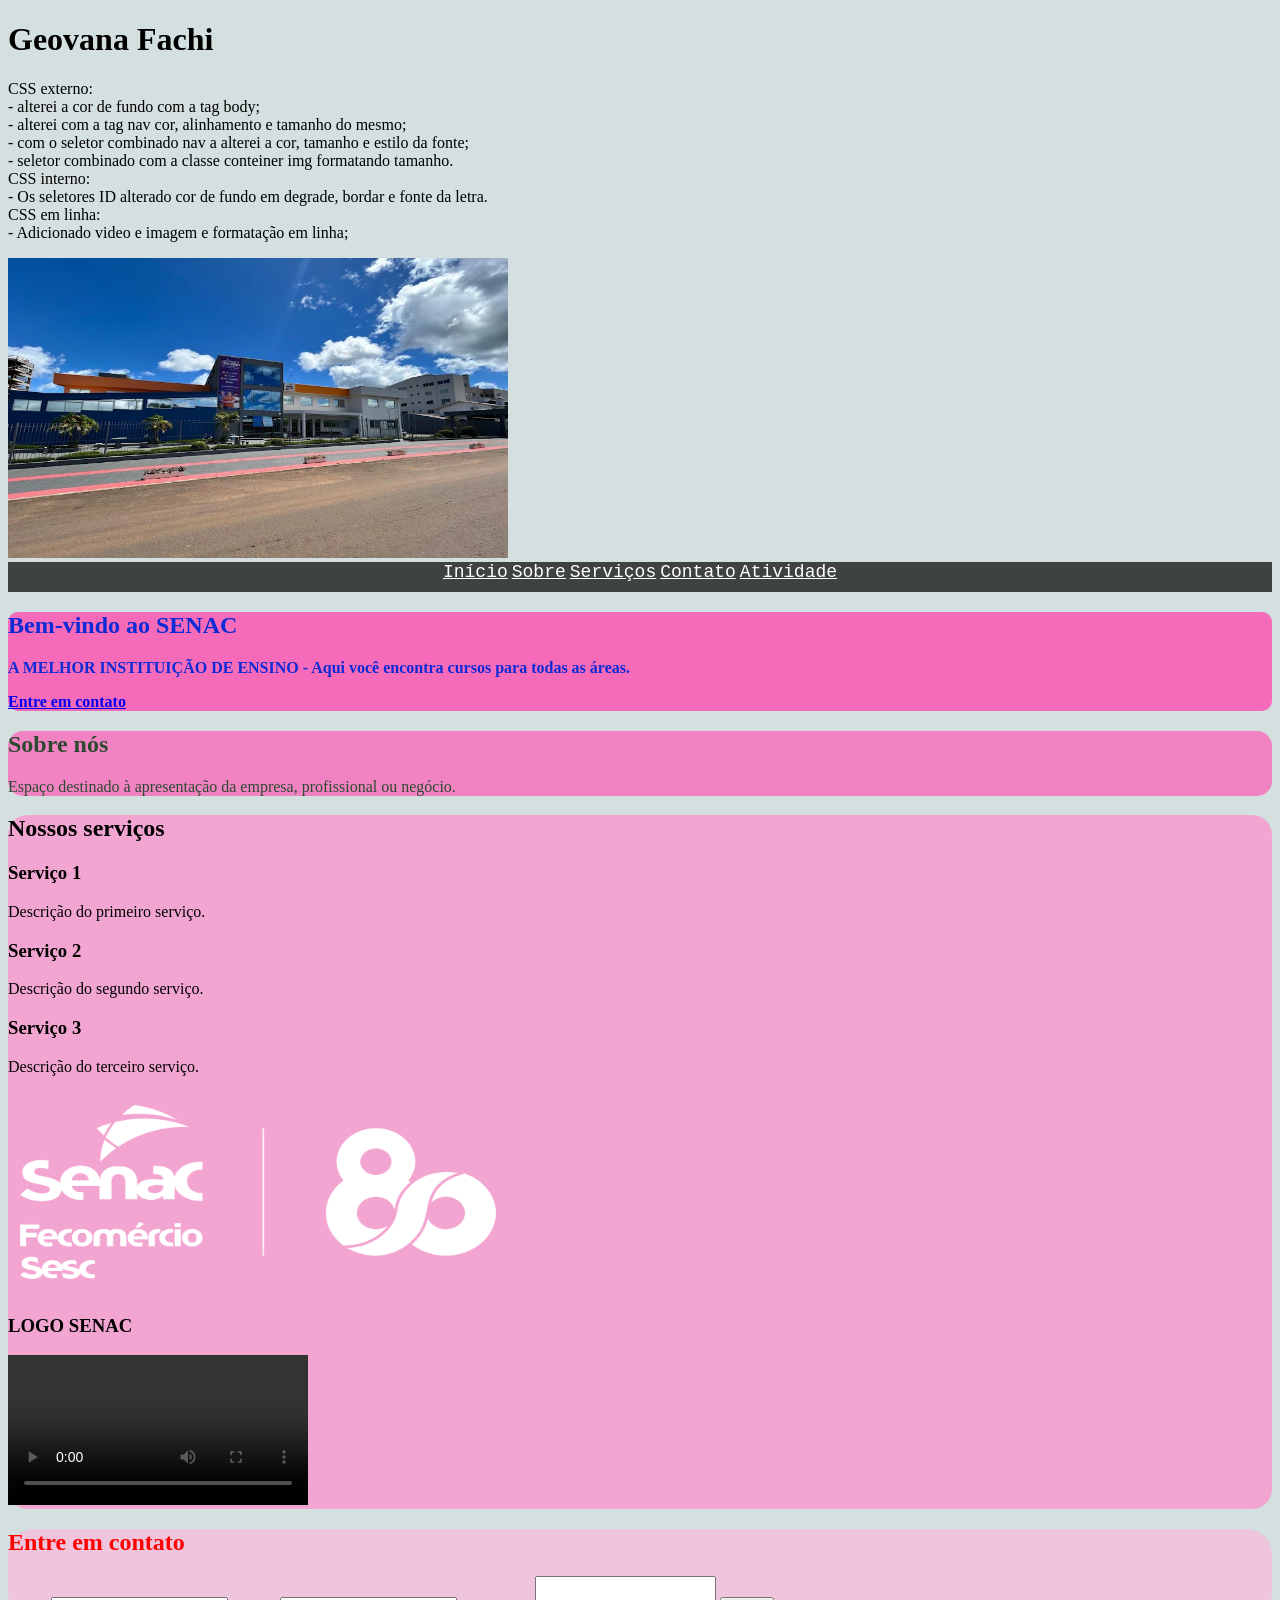
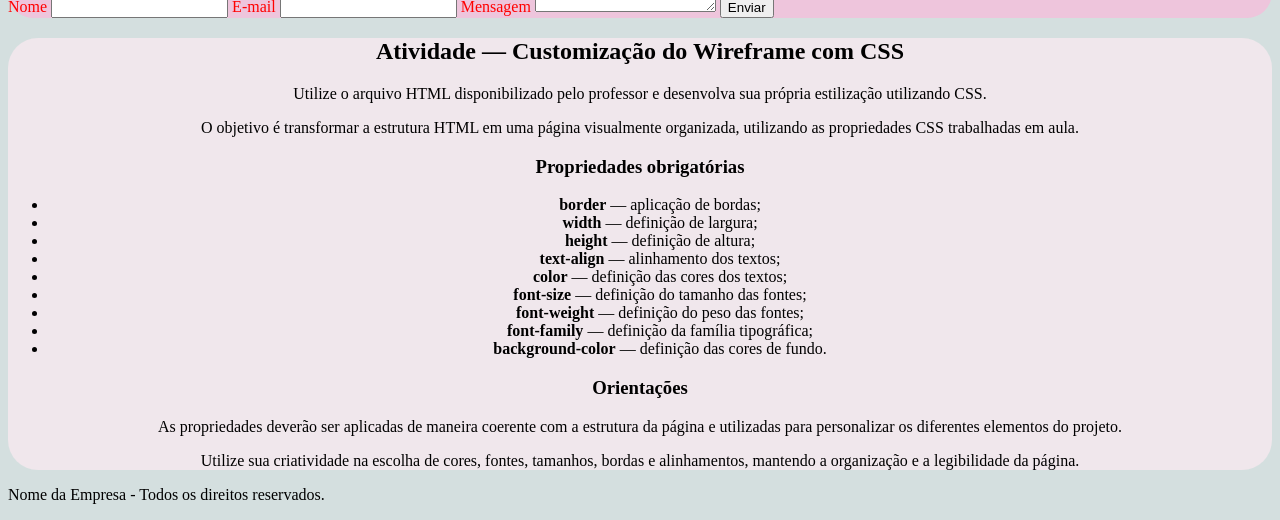
<file: Geovana Fachi - Atividade/Geovana Fachi - Atividade/index.html>
<!DOCTYPE html>
<html lang="pt-br">
<head>
    <meta charset="UTF-8">
    <meta name="viewport" content="width=device-width, initial-scale=1.0">
    <title>Avaliação</title>

    <link rel="stylesheet" href="style.css">

    <style>
        #inicio {
            background-color: rgb(245, 107, 185);
            font-family: Georgia, 'Times New Roman', Times, serif;
            font-weight: 700;
            border-radius: 10px ;
            color: rgb(12, 42, 214);
        }

        #sobre {
            background-color: rgb(241, 131, 194);
            font-family: Georgia, 'Times New Roman', Times, serif;
            border-radius: 15px ;
            color: rgb(46, 73, 49);
        }

        #servicos {
            background-color: rgb(243, 165, 209);
            font-family: Georgia, 'Times New Roman', Times, serif;
            border-radius: 20px ;
        }

        #contato {
            background-color: rgb(238, 197, 220);
            font-family: Georgia, 'Times New Roman', Times, serif;
            border-radius: 25px ;
            color: red;
        }

        #atividade {
           background-color: rgb(240, 231, 236);
            font-family: Georgia, 'Times New Roman', Times, serif;
            border-radius: 30px ; 
            text-align: center;
        }


    </style>

</head>
<body>

    <header>
        <div>
            <h1>Geovana Fachi</h1>
            <p> CSS externo:<br>
                - alterei a cor de fundo com a tag body;<br>
                - alterei com a tag nav cor, alinhamento e tamanho do mesmo;<br>
                - com o seletor combinado nav a alterei a cor, tamanho e estilo da fonte;<br>
                - seletor combinado com a classe conteiner img formatando tamanho.<br>
                
                CSS interno:<br>
                - Os seletores ID alterado cor de fundo em degrade, bordar e fonte da letra.<br>

                CSS em linha:<br> 
                - Adicionado video e imagem e formatação em linha;<br>
                
            </p>
        </div>

        <img src="img/senac.webp" alt="logo senac" width="500px" height="300px">

        <nav>
            <a href="#inicio">Início</a>
            <a href="#sobre">Sobre</a>
            <a href="#servicos">Serviços</a>
            <a href="#contato">Contato</a>
            <a href="#atividade">Atividade</a>

        </nav>
    </header>

    <main>

        <section id="inicio">
            <h2>Bem-vindo ao SENAC</h2>
            <p>A MELHOR INSTITUIÇÃO DE ENSINO - Aqui você encontra cursos para todas as áreas.</p>
            <a href="#contato">Entre em contato</a>
        </section>

        <section id="sobre">
            <h2>Sobre nós</h2>
            <p>
                Espaço destinado à apresentação da empresa, profissional ou negócio.</p>
        </section>

        <section id="servicos">
            <h2>Nossos serviços</h2>

            <div>
                <h3>Serviço 1</h3>
                <p>Descrição do primeiro serviço.</p>
            </div>

            <div>
                <h3>Serviço 2</h3>
                <p>Descrição do segundo serviço.</p>
            </div>

            <div>
                <h3>Serviço 3</h3>
                <p>Descrição do terceiro serviço.</p>
            </div>

            <div class="container">

                <div class="card">
                <img src="img/logo-branco-80-anos.png" "><h3>LOGO SENAC</h3>
            </div>

            <div class="card">
                <video controls>
                <source src="video/Rede social mais popular de 2004 até 2025.mp4" controls width="20%" type="video/mp4"><h3>VIDEO SENAC</h3>
                </video>

            </div>

            </div>
        </section>

        <section id="contato">
            <h2>Entre em contato</h2>

            <form>
                <label for="nome">Nome</label>
                <input type="text" id="nome" name="nome">

                <label for="email">E-mail</label>
                <input type="email" id="email" name="email">

                <label for="mensagem">Mensagem</label>
                <textarea id="mensagem" name="mensagem"></textarea>

                <button type="submit">Enviar</button>
            </form>
        </section>
<section id="atividade">
    <h2>Atividade — Customização do Wireframe com CSS</h2>

    <p>
        Utilize o arquivo HTML disponibilizado pelo professor e desenvolva
        sua própria estilização utilizando CSS.
    </p>

    <p>
        O objetivo é transformar a estrutura HTML em uma página visualmente
        organizada, utilizando as propriedades CSS trabalhadas em aula.
    </p>

    <h3>Propriedades obrigatórias</h3>

    <ul>
        <li><strong>border</strong> — aplicação de bordas;</li>
        <li><strong>width</strong> — definição de largura;</li>
        <li><strong>height</strong> — definição de altura;</li>
        <li><strong>text-align</strong> — alinhamento dos textos;</li>
        <li><strong>color</strong> — definição das cores dos textos;</li>
        <li><strong>font-size</strong> — definição do tamanho das fontes;</li>
        <li><strong>font-weight</strong> — definição do peso das fontes;</li>
        <li><strong>font-family</strong> — definição da família tipográfica;</li>
        <li><strong>background-color</strong> — definição das cores de fundo.</li>
    </ul>

    <h3>Orientações</h3>

    <p>
        As propriedades deverão ser aplicadas de maneira coerente com a
        estrutura da página e utilizadas para personalizar os diferentes
        elementos do projeto.
    </p>

    <p>
        Utilize sua criatividade na escolha de cores, fontes, tamanhos,
        bordas e alinhamentos, mantendo a organização e a legibilidade
        da página.
    </p>
</section>
    </main>

    <footer>
        <p>Nome da Empresa - Todos os direitos reservados.</p>
    </footer>

</body>
</html>
</file>
<file: TemperoDaGeo/style.css>
header {
    display: flex;
    gap: 60px;
    position: fixed;
    background: rgb(210, 213, 216);
    margin: 0 auto;
    background-color: rgb(233, 240, 240);
    align-items: center;
    width: 100%;
    max-width: 1200px;
}

header img {
    width: 300px; 
    height: 300px;
    border: 3px solid #df2682;

}

header p {
    background-color: #81576c50;
    font-family: "brush Script MT", "Lucida Handwriting", cursive;
    font-size: xx-large;
    width: 100%;
    height: 50px;
    text-align: center;

}

body {
    background-color: rgb(210, 213, 216);
    align-items: center;
}

.corpo {
    max-width: 1200px;
    margin: 0 auto;
    background-color: rgb(233, 240, 240);
}

.container img {
    width: 200px;
    height: 200px;
    
}

.card {
    font-family: 'Courier New', Courier, monospace;
}

main {
    padding-top: 300px;
}


main video {
    width: 800px;
    height: 500px;
}

main h3 {
    background-color: rgba(0, 0, 255, 0.411);
}

main h2 {
    text-align: center;
    background-color: aquamarine;
}

#sobre {
    font-size: large;
    color: rgb(165, 42, 42);
}

#pedido {
    background-color: bisque;
}

nav ul {
    font-size: 20px;
    color: red;
    text-align: left;
}

p {
    font-weight: 700;
    text-align: justify;
}

.container p {
    align-items: center;
    text-align: center;
}
.container {
    align-items: center;
    text-align: center;
}


#cardapio img {
 border: 3px solid rgb(12, 75, 12);
}

#contato img {
    position: fixed;
    left: 95%;
    width: 60px;
    height: 60px;
    bottom: 20px;    
}

#cardapio,
#inicio,
#pedido,
#contato,
#sobre,
#video {
scroll-margin-top: 320px;
8
}
</file>
<file: Geovana Fachi - Atividade/Geovana Fachi - Atividade/style.css>
body {
    background-color: rgb(212, 223, 223);
}

nav {
    background-color: rgb(62, 66, 65);
    text-align: center;
    width: 100%;
    height: 30px;
}

nav a {
    color: white;
    font-family: 'Courier New', Courier, monospace;
    font-size: large;
}

.container img {
    width: 500px;
    height: 200px;
}
</file>
